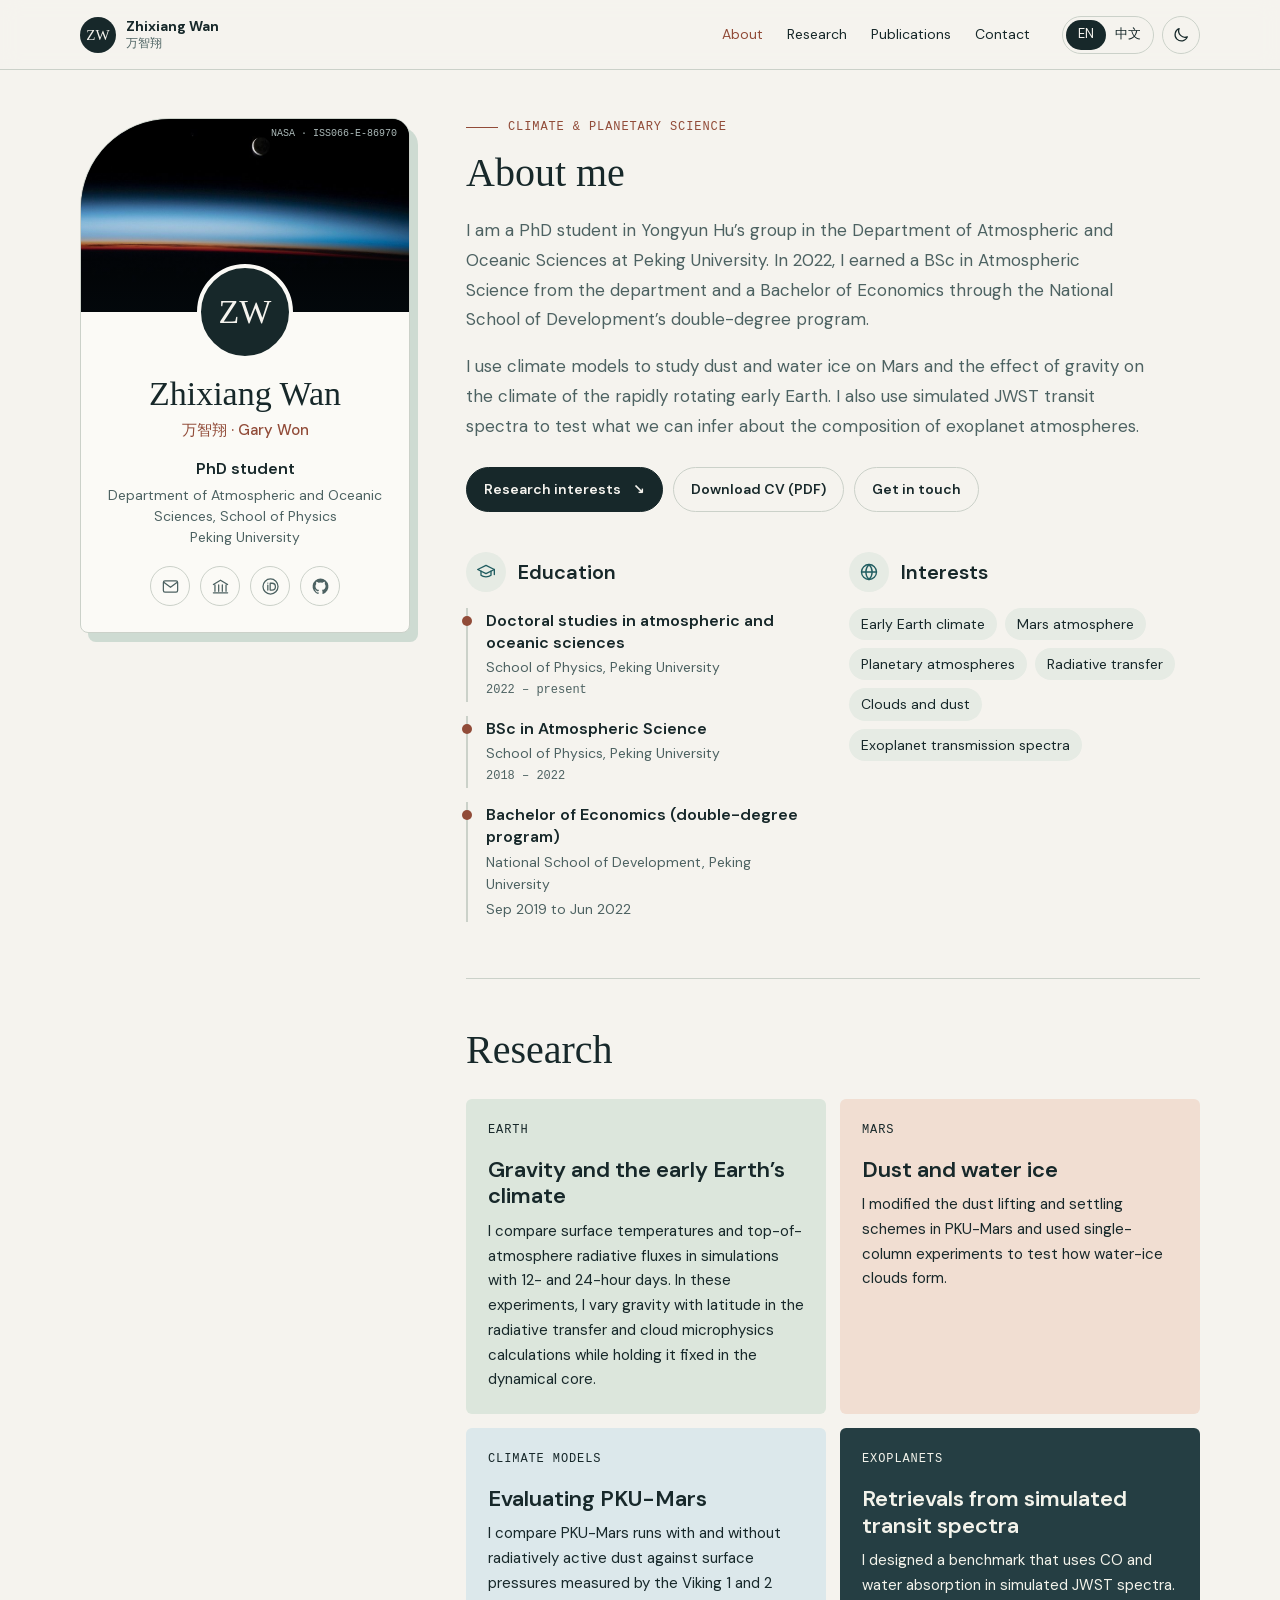
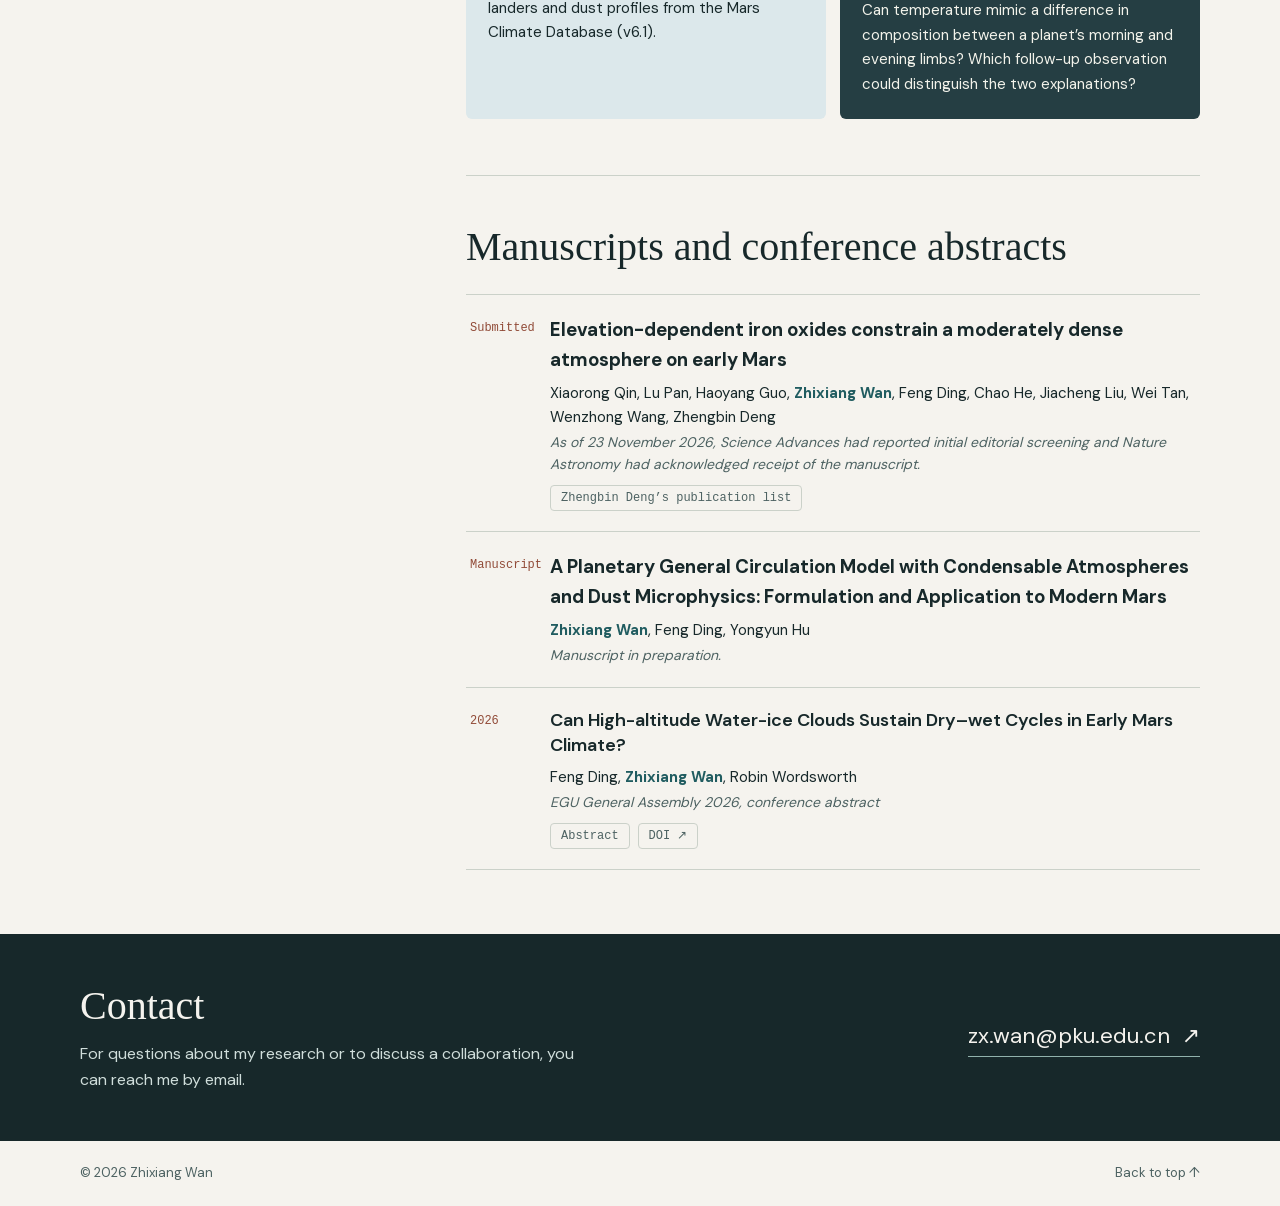
<file: index.html>
<!doctype html>
<html lang="en" data-language="en">
  <head>
    <meta charset="UTF-8" />
    <meta name="viewport" content="width=device-width, initial-scale=1.0" />
    <meta
      name="description"
      content="Zhixiang Wan, PhD student at Peking University. Research on the climate of early Earth, the Martian atmosphere and exoplanet atmospheric retrievals using simulated transit spectra."
      data-i18n-attr="content:page.description"
    />
    <meta name="theme-color" content="#f5f3ee" />
    <title data-i18n="page.title">Zhixiang Wan | Climate &amp; planetary science</title>
    <script>
      // Apply the saved or system theme before first paint.
      (function () {
        var theme;
        try { theme = localStorage.getItem("homepage-theme"); } catch (e) {}
        if (theme !== "light" && theme !== "dark") {
          theme = window.matchMedia && matchMedia("(prefers-color-scheme: dark)").matches ? "dark" : "light";
        }
        document.documentElement.dataset.theme = theme;
      })();
    </script>
    <link rel="stylesheet" href="styles.css" />
  </head>
  <body>
    <a class="skip-link" href="#top" data-i18n="nav.skip">Skip to content</a>
    <header class="site-header">
      <a class="brand" href="#top" aria-label="Zhixiang Wan, back to top" data-i18n-aria="brand.aria">
        <span class="brand-mark">ZW</span>
        <span class="brand-text">
          <strong>Zhixiang Wan</strong>
          <small>万智翔</small>
        </span>
      </a>

      <nav class="desktop-nav" aria-label="Main navigation" data-i18n-aria="nav.aria">
        <a href="#about" data-i18n="nav.about">About</a>
        <a href="#research" data-i18n="nav.research">Research</a>
        <a href="#publications" data-i18n="nav.publications">Publications</a>
        <a href="#contact" data-i18n="nav.contact">Contact</a>
      </nav>

      <div class="header-tools">
        <div class="language-switch" role="group" aria-label="Language" data-i18n-aria="language.aria">
          <button class="language-button is-active" type="button" data-language-button="en" lang="en" aria-label="English" aria-pressed="true">EN</button>
          <button class="language-button" type="button" data-language-button="zh" lang="zh-CN" aria-label="中文" aria-pressed="false">中文</button>
        </div>
        <button class="icon-button theme-toggle" type="button" aria-label="Switch to dark mode">
          <svg class="icon-moon" viewBox="0 0 24 24" aria-hidden="true"><path d="M20.5 14.5A8.5 8.5 0 0 1 9.5 3.5a8.5 8.5 0 1 0 11 11Z" /></svg>
          <svg class="icon-sun" viewBox="0 0 24 24" aria-hidden="true"><circle cx="12" cy="12" r="4" /><path d="M12 2v2.5M12 19.5V22M4.9 4.9l1.8 1.8M17.3 17.3l1.8 1.8M2 12h2.5M19.5 12H22M4.9 19.1l1.8-1.8M17.3 6.7l1.8-1.8" /></svg>
        </button>
        <button class="icon-button menu-toggle" type="button" aria-expanded="false" aria-controls="mobile-menu" aria-label="Open menu">
          <span aria-hidden="true"></span><span aria-hidden="true"></span><span aria-hidden="true"></span>
        </button>
      </div>

      <nav class="mobile-menu" id="mobile-menu" aria-label="Mobile navigation" data-i18n-aria="nav.mobileAria" hidden>
        <a href="#about" data-i18n="nav.about">About</a>
        <a href="#research" data-i18n="nav.research">Research</a>
        <a href="#publications" data-i18n="nav.publications">Publications</a>
        <a href="#contact" data-i18n="nav.contact">Contact</a>
      </nav>
    </header>

    <main id="top" tabindex="-1">
      <div class="layout section-wrap">
        <aside class="profile" aria-label="Profile" data-i18n-aria="profile.aria">
          <div class="profile-card">
            <figure class="profile-cover">
              <img
                src="assets/earth-limb-nasa.jpg"
                width="720" height="480"
                alt="Earth's blue atmospheric limb with a crescent moon above it"
                data-i18n-attr="alt:hero.imageAlt"
              />
              <figcaption>
                <a href="https://science.nasa.gov/earth/earth-observatory/earths-limb-with-a-crescent-moon-150240/" data-i18n="hero.credit">NASA · ISS066-E-86970</a>
              </figcaption>
            </figure>
            <div class="profile-body">
              <span class="avatar" aria-hidden="true">ZW</span>
              <h1>
                <span class="profile-name" data-i18n="hero.title">Zhixiang Wan</span>
                <span class="profile-name-alt" data-i18n="hero.nameAlt">万智翔 · Gary Won</span>
              </h1>
              <p class="profile-role" data-i18n="profile.role">PhD student</p>
              <p class="profile-affiliation">
                <span data-i18n="about.department">Department of Atmospheric and Oceanic Sciences, School of Physics</span><br />
                <span data-i18n="about.university">Peking University</span>
              </p>
              <ul class="profile-links">
                <li>
                  <a href="mailto:zx.wan@pku.edu.cn" aria-label="Email" data-i18n-aria="links.email" title="zx.wan@pku.edu.cn">
                    <svg viewBox="0 0 24 24" aria-hidden="true"><rect x="3" y="5" width="18" height="14" rx="2" /><path d="m3.5 6.5 8.5 6.5 8.5-6.5" /></svg>
                  </a>
                </li>
                <li>
                  <a href="https://faculty.pku.edu.cn/yyhu/en/zdylm/24959/list/index.htm" aria-label="Research group" data-i18n-aria="links.group" data-i18n-attr="href:about.groupUrl" title="Yongyun Hu’s research group">
                    <svg viewBox="0 0 24 24" aria-hidden="true"><path d="M3 9.5 12 4l9 5.5M5 10v8M9.7 10v8M14.3 10v8M19 10v8M3 20h18" /></svg>
                  </a>
                </li>
                <li>
                  <a href="https://orcid.org/0009-0001-2761-6070" aria-label="ORCID" title="ORCID 0009-0001-2761-6070">
                    <svg viewBox="0 0 24 24" aria-hidden="true"><circle cx="12" cy="12" r="9.5" /><path d="M8.6 10.2v6.3M8.6 7.6v.1M11.6 16.5V7.9h2.3a4.3 4.3 0 0 1 0 8.6h-2.3Z" /></svg>
                  </a>
                </li>
                <li>
                  <a href="https://github.com/WonGary" aria-label="GitHub" title="GitHub">
                    <svg class="filled" viewBox="0 0 24 24" aria-hidden="true"><path d="M12 2a10 10 0 0 0-3.16 19.49c.5.09.68-.22.68-.48v-1.7c-2.78.6-3.37-1.34-3.37-1.34-.45-1.16-1.11-1.47-1.11-1.47-.91-.62.07-.6.07-.6 1 .07 1.53 1.03 1.53 1.03.9 1.52 2.34 1.08 2.91.83.09-.65.35-1.09.63-1.34-2.22-.25-4.55-1.11-4.55-4.94 0-1.09.39-1.98 1.03-2.68-.1-.25-.45-1.27.1-2.65 0 0 .84-.27 2.75 1.02a9.5 9.5 0 0 1 5 0c1.91-1.29 2.75-1.02 2.75-1.02.55 1.38.2 2.4.1 2.65.64.7 1.03 1.59 1.03 2.68 0 3.84-2.34 4.69-4.57 4.93.36.31.68.92.68 1.85v2.75c0 .27.18.58.69.48A10 10 0 0 0 12 2Z" /></svg>
                  </a>
                </li>
              </ul>
            </div>
          </div>
        </aside>

        <div class="content">
          <section class="block" id="about">
            <p class="eyebrow">
              <span class="eyebrow-dot"></span>
              <span data-i18n="hero.eyebrow">Climate &amp; planetary science</span>
            </p>
            <h2 data-i18n="about.title">About me</h2>
            <div class="prose">
              <p data-i18n="about.p1">
                I am a PhD student in Yongyun Hu’s group in the Department of Atmospheric and Oceanic Sciences at Peking University. In 2022, I earned a BSc in Atmospheric Science from the department and a Bachelor of Economics through the National School of Development’s double-degree program.
              </p>
              <p data-i18n="about.p2">
                I use climate models to study dust and water ice on Mars and the effect of gravity on the climate of the rapidly rotating early Earth. I also use simulated JWST transit spectra to test what we can infer about the composition of exoplanet atmospheres.
              </p>
            </div>
            <div class="hero-actions">
              <a class="button button-primary" href="#research">
                <span data-i18n="hero.primary">Research interests</span>
                <span aria-hidden="true">↘</span>
              </a>
              <a class="button button-quiet" href="assets/Zhixiang_Wan_CV.pdf" download hreflang="en" type="application/pdf"
                 data-i18n="hero.cv" data-i18n-attr="href:hero.cvUrl hreflang:hero.cvLanguage">Download CV (PDF)</a>
              <a class="button button-quiet" href="mailto:zx.wan@pku.edu.cn" data-i18n="hero.email">Get in touch</a>
            </div>

            <div class="facts">
              <div class="fact">
                <h3 class="fact-title">
                  <span class="fact-icon" aria-hidden="true">
                    <svg viewBox="0 0 24 24"><path d="M2 9l10-5 10 5-10 5L2 9Z" /><path d="M6 11v5c3 2.5 9 2.5 12 0v-5M22 9v6" /></svg>
                  </span>
                  <span data-i18n="education.title">Education</span>
                </h3>
                <ol class="timeline">
                  <li>
                    <strong data-i18n="education.phd">Doctoral studies in atmospheric and oceanic sciences</strong>
                    <span data-i18n="education.school">School of Physics, Peking University</span>
                    <time data-i18n="education.phdYears">2022 – present</time>
                  </li>
                  <li>
                    <strong data-i18n="education.bsc">BSc in Atmospheric Science</strong>
                    <span data-i18n="education.school">School of Physics, Peking University</span>
                    <time>2018 – 2022</time>
                  </li>
                  <li>
                    <strong data-i18n="education.economics">Bachelor of Economics (double-degree program)</strong>
                    <span data-i18n="education.economicsSchool">National School of Development, Peking University</span>
                    <span data-i18n="education.economicsDates">Sep 2019 to Jun 2022</span>
                  </li>
                </ol>
              </div>
              <div class="fact">
                <h3 class="fact-title">
                  <span class="fact-icon" aria-hidden="true">
                    <svg viewBox="0 0 24 24"><circle cx="12" cy="12" r="9" /><path d="M3 12h18M12 3c2.5 2.5 3.8 5.5 3.8 9s-1.3 6.5-3.8 9c-2.5-2.5-3.8-5.5-3.8-9S9.5 5.5 12 3Z" /></svg>
                  </span>
                  <span data-i18n="interests.title">Interests</span>
                </h3>
                <ul class="chips">
                  <li data-i18n="interests.earth">Early Earth climate</li>
                  <li data-i18n="interests.mars">Mars atmosphere</li>
                  <li data-i18n="interests.planetary">Planetary atmospheres</li>
                  <li data-i18n="interests.radiation">Radiative transfer</li>
                  <li data-i18n="interests.clouds">Clouds and dust</li>
                  <li data-i18n="interests.exoplanets">Exoplanet transmission spectra</li>
                </ul>
              </div>
            </div>
          </section>

          <section class="block" id="research">
            <h2 data-i18n="nav.research">Research</h2>
            <div class="research-grid">
              <article class="research-card research-card-sage">
                <div class="card-topline" data-i18n="research.earth.tag">Earth</div>
                <h3 data-i18n="research.earth.title">Gravity and the early Earth’s climate</h3>
                <p data-i18n="research.earth.body">
                  I compare surface temperatures and top-of-atmosphere radiative fluxes in simulations with 12- and 24-hour days. In these experiments, I vary gravity with latitude in the radiative transfer and cloud microphysics calculations while holding it fixed in the dynamical core.
                </p>
              </article>
              <article class="research-card research-card-coral">
                <div class="card-topline" data-i18n="research.mars.tag">Mars</div>
                <h3 data-i18n="research.mars.title">Dust and water ice</h3>
                <p data-i18n="research.mars.body">
                  I modified the dust lifting and settling schemes in PKU-Mars and used single-column experiments to test how water-ice clouds form.
                </p>
              </article>
              <article class="research-card research-card-blue">
                <div class="card-topline" data-i18n="research.model.tag">Climate models</div>
                <h3 data-i18n="research.model.title">Evaluating PKU-Mars</h3>
                <p data-i18n="research.model.body">
                  I compare PKU-Mars runs with and without radiatively active dust against surface pressures measured by the Viking 1 and 2 landers and dust profiles from the Mars Climate Database (v6.1).
                </p>
              </article>
              <article class="research-card research-card-ink">
                <div class="card-topline" data-i18n="research.jwst.tag">Exoplanets</div>
                <h3 data-i18n="research.jwst.title">Retrievals from simulated transit spectra</h3>
                <p data-i18n="research.jwst.body">
                  I designed a benchmark that uses CO and water absorption in simulated JWST spectra. Can temperature mimic a difference in composition between a planet’s morning and evening limbs? Which follow-up observation could distinguish the two explanations?
                </p>
              </article>
            </div>
          </section>

          <section class="block" id="publications">
            <h2 data-i18n="pubs.title">Manuscripts and conference abstracts</h2>
            <ol class="pub-list">
              <li class="pub">
                <span class="pub-year" data-i18n="qin.label">Submitted</span>
                <div class="pub-body">
                  <h3 data-i18n="qin.title">Elevation-dependent iron oxides constrain a moderately dense atmosphere on early Mars</h3>
                  <p class="pub-authors" lang="en">Xiaorong Qin, Lu Pan, Haoyang Guo, <strong>Zhixiang Wan</strong>, Feng Ding, Chao He, Jiacheng Liu, Wei Tan, Wenzhong Wang, Zhengbin Deng</p>
                  <p class="pub-venue" data-i18n="qin.status">As of 23 November 2026, Science Advances had reported initial editorial screening and Nature Astronomy had acknowledged receipt of the manuscript.</p>
                  <div class="pub-tags">
                    <a class="tag tag-link" href="https://faculty.ustc.edu.cn/dengzhengbin/zh_CN/zdylm/696895/list/index.htm" data-i18n="qin.source">Zhengbin Deng’s publication list</a>
                  </div>
                </div>
              </li>
              <li class="pub">
                <span class="pub-year" data-i18n="manuscript.label">Manuscript</span>
                <div class="pub-body">
                  <h3 lang="en">A Planetary General Circulation Model with Condensable Atmospheres and Dust Microphysics: Formulation and Application to Modern Mars</h3>
                  <p class="pub-authors" lang="en"><strong>Zhixiang Wan</strong>, Feng Ding, Yongyun Hu</p>
                  <p class="pub-venue" data-i18n="manuscript.status">Manuscript in preparation.</p>
                </div>
              </li>
              <li class="pub">
                <span class="pub-year">2026</span>
                <div class="pub-body">
                  <a class="pub-title" lang="en" href="https://doi.org/10.5194/egusphere-egu26-10203">Can High-altitude Water-ice Clouds Sustain Dry–wet Cycles in Early Mars Climate?</a>
                  <p class="pub-authors" lang="en">Feng Ding, <strong>Zhixiang Wan</strong>, Robin Wordsworth</p>
                  <p class="pub-venue" data-i18n="abstract.venue">EGU General Assembly 2026, conference abstract</p>
                  <div class="pub-tags">
                    <span class="tag" data-i18n="abstract.label">Abstract</span>
                    <a class="tag tag-link" href="https://doi.org/10.5194/egusphere-egu26-10203">DOI ↗</a>
                  </div>
                </div>
              </li>
            </ol>
          </section>
        </div>
      </div>

      <section class="contact-section" id="contact">
        <div class="contact-inner section-wrap">
          <div class="contact-copy">
            <h2 data-i18n="nav.contact">Contact</h2>
            <p data-i18n="contact.body">
              For questions about my research or to discuss a collaboration, you can reach me by email.
            </p>
          </div>
          <a class="contact-email" href="mailto:zx.wan@pku.edu.cn">
            <span>zx.wan@pku.edu.cn</span>
            <span aria-hidden="true">↗</span>
          </a>
        </div>
      </section>
    </main>

    <footer class="site-footer section-wrap">
      <span>© <span id="current-year"></span> Zhixiang Wan</span>
      <a href="#top" data-i18n="footer.back">Back to top ↑</a>
    </footer>

    <script src="script.js?v=20261123-qin"></script>
  </body>
</html>
</file>
<file: styles.css>
@font-face {
  font-family: "DM Sans";
  src: url("assets/dm-sans-latin.woff2") format("woff2");
  font-style: normal;
  font-weight: 400 700;
  font-display: swap;
}

:root {
  color-scheme: light;
  --paper: #f5f3ee;
  --surface: #fbfaf6;
  --ink: #17282a;
  --muted: #4d6262;
  --rule: #cbd1c9;
  --rust: #914b38;
  --teal: #205c60;
  --link-line: #86a6a5;
  --hover: #e9ece5;
  --header-bg: rgb(245 243 238 / .92);
  --shadow: #cedbd2;
  --chip: #e6ebe4;
  --sage: #dce6dc;
  --coral: #f1ded2;
  --blue: #dce8eb;
  --deep: #253e43;
  --deep-ink: #f3f3eb;
  --band: #17282a;
  --band-ink: #f5f3ee;
  --band-muted: #d0dedb;
  --on-ink: #ffffff;
  --sans: "DM Sans", "PingFang SC", "Microsoft YaHei", system-ui, sans-serif;
  --display: Georgia, "Songti SC", "Noto Serif CJK SC", "STSong", serif;
  --mono: ui-monospace, "SFMono-Regular", Consolas, "PingFang SC", monospace;
  font-family: var(--sans);
  color: var(--ink);
  background: var(--paper);
  -webkit-text-size-adjust: 100%;
}

:root[data-theme="dark"] {
  color-scheme: dark;
  --paper: #0f1719;
  --surface: #152124;
  --ink: #e7e5dd;
  --muted: #a3b3b1;
  --rule: #2a3a3c;
  --rust: #e0957a;
  --teal: #86c6c2;
  --link-line: #4f7d7b;
  --hover: #172427;
  --header-bg: rgb(15 23 25 / .9);
  --shadow: #1f3330;
  --chip: #1c2b2d;
  --sage: #1b2a24;
  --coral: #2e221e;
  --blue: #192a30;
  --deep: #2b4a4f;
  --deep-ink: #eef1ea;
  --band: #0a1113;
  --band-ink: #e7e5dd;
  --band-muted: #a9bcb8;
  --on-ink: #0f1719;
}

*, *::before, *::after { box-sizing: border-box; }
html { scroll-behavior: smooth; scroll-padding-top: 90px; }
body, figure, h1, h2, h3, p, ol, ul { margin: 0; }
ol, ul { padding: 0; list-style: none; }
body { line-height: 1.6; transition: background-color .25s, color .25s; background: var(--paper); }
button, a { color: inherit; font: inherit; }
a { text-decoration: none; }
button { cursor: pointer; }
svg { fill: none; stroke: currentColor; stroke-width: 1.6; stroke-linecap: round; stroke-linejoin: round; }
svg.filled { fill: currentColor; stroke: none; }
[hidden] { display: none !important; }
:focus-visible { outline: 3px solid #287e92; outline-offset: 4px; }
::selection { background: #c5e1d8; color: #17282a; }
.section-wrap { width: min(100% - 72px, 1120px); margin-inline: auto; }
.skip-link {
  position: fixed;
  z-index: 10;
  left: 1rem;
  top: .7rem;
  padding: .55rem 1rem;
  background: var(--ink);
  color: var(--paper);
  transform: translateY(-170%);
}
.skip-link:focus { transform: none; }

/* Header */
.site-header {
  position: sticky;
  top: 0;
  z-index: 3;
  display: flex;
  align-items: center;
  gap: 2rem;
  min-height: 70px;
  padding: .6rem max(36px, calc((100% - 1120px) / 2));
  border-bottom: 1px solid var(--rule);
  background: var(--header-bg);
  backdrop-filter: blur(10px);
  -webkit-backdrop-filter: blur(10px);
}
.brand, .header-tools, .desktop-nav, .language-switch, .hero-actions { display: flex; align-items: center; }
.brand { gap: 10px; margin-right: auto; flex-shrink: 0; }
.brand-mark {
  display: grid;
  width: 36px;
  height: 36px;
  place-items: center;
  border-radius: 50%;
  color: var(--paper);
  background: var(--ink);
  font-family: var(--display);
  font-size: 15px;
}
.brand-text { display: grid; line-height: 1.28; }
.brand-text strong { font-size: 14px; }
.brand-text small { font-size: 12px; color: var(--muted); }
.desktop-nav { gap: 24px; }
.desktop-nav a, .mobile-menu a { font-size: 14px; }
.desktop-nav a:hover, .mobile-menu a:hover, .site-footer a:hover { color: var(--rust); text-decoration: underline; text-underline-offset: .25em; }
.desktop-nav a.is-current { color: var(--rust); }
.header-tools { gap: 8px; }
.language-switch { border: 1px solid var(--rule); padding: 3px; border-radius: 30px; }
.language-button {
  min-width: 40px;
  min-height: 30px;
  padding: 2px 9px;
  border: 0;
  border-radius: 30px;
  background: transparent;
  font-size: 13px;
}
.language-button[aria-pressed="true"] { color: var(--paper); background: var(--ink); }
.icon-button {
  display: grid;
  place-content: center;
  width: 38px;
  height: 38px;
  border-radius: 50%;
  border: 1px solid var(--rule);
  background: transparent;
}
.icon-button:hover { border-color: var(--ink); }
.theme-toggle svg { width: 18px; height: 18px; }
.icon-sun { display: none; }
[data-theme="dark"] .icon-sun { display: block; }
[data-theme="dark"] .icon-moon { display: none; }
.menu-toggle, .mobile-menu { display: none; }

/* Two-column resume layout */
.layout {
  display: grid;
  grid-template-columns: minmax(0, 330px) minmax(0, 1fr);
  gap: 56px;
  align-items: start;
  padding-block: 48px 64px;
}
.profile { position: sticky; top: 94px; }
.profile-card {
  overflow: hidden;
  border: 1px solid var(--rule);
  border-radius: 90px 18px 8px 8px;
  background: var(--surface);
  box-shadow: 8px 9px 0 var(--shadow);
}
.profile-cover { position: relative; aspect-ratio: 1.7; background: #101719; }
.profile-cover img { display: block; width: 100%; height: 100%; object-fit: cover; object-position: 52% 45%; }
.profile-cover::after { content: ""; position: absolute; inset: 45% 0 0; background: linear-gradient(transparent, rgb(4 11 16 / .7)); }
.profile-cover figcaption { position: absolute; z-index: 1; right: 12px; top: 8px; font: 10px/1.4 var(--mono); color: #aab8b7; }
.profile-cover figcaption a:hover { text-decoration: underline; }
.profile-body { padding: 0 26px 26px; text-align: center; }
.avatar {
  position: relative;
  z-index: 1;
  display: grid;
  width: 96px;
  height: 96px;
  margin: -48px auto 14px;
  place-items: center;
  border-radius: 50%;
  border: 4px solid var(--surface);
  color: var(--paper);
  background: var(--ink);
  font: 34px/1 var(--display);
}
h1, h2 { font-family: var(--display); font-weight: 400; line-height: 1.15; }
.profile-name, .profile-name-alt { display: block; }
.profile-name { font-size: 34px; }
.profile-name-alt { margin-top: 6px; font: 500 15px/1.5 var(--sans); color: var(--rust); }
.profile-role { margin-top: 14px; font-weight: 600; }
.profile-affiliation { margin-top: 4px; color: var(--muted); font-size: 14px; line-height: 1.5; }
.profile-links { display: flex; justify-content: center; gap: 10px; margin-top: 18px; }
.profile-links a {
  display: grid;
  width: 40px;
  height: 40px;
  place-items: center;
  border-radius: 50%;
  border: 1px solid var(--rule);
  color: var(--muted);
  transition: color .2s, border-color .2s, transform .2s;
}
.profile-links a:hover { color: var(--rust); border-color: var(--rust); transform: translateY(-2px); }
.profile-links svg { width: 19px; height: 19px; }

.content { min-width: 0; }
.block + .block { margin-top: 56px; padding-top: 48px; border-top: 1px solid var(--rule); }
.eyebrow, .card-topline, .pub-year, .tag {
  font-family: var(--mono);
  font-size: 12px;
  line-height: 1.5;
}
.eyebrow, .card-topline { letter-spacing: .075em; text-transform: uppercase; }
.eyebrow { display: flex; align-items: center; gap: 10px; margin-bottom: 14px; color: var(--rust); }
.eyebrow-dot { height: 1px; width: 32px; background: currentColor; }
h2 { font-size: 40px; text-wrap: balance; }
.prose { margin-top: 20px; max-width: 40em; color: var(--muted); font-size: 17px; line-height: 1.75; }
.prose p + p { margin-top: 1em; }
.hero-actions { flex-wrap: wrap; gap: 10px; margin-top: 26px; }
.button {
  display: inline-flex;
  align-items: center;
  gap: 12px;
  padding: 10px 17px;
  min-height: 44px;
  border: 1px solid var(--rule);
  border-radius: 24px;
  font-size: 14px;
  font-weight: 600;
}
.button-primary { color: var(--paper); background: var(--ink); border-color: var(--ink); }
.button-primary:hover { background: var(--teal); border-color: var(--teal); }
.button-quiet:hover { border-color: var(--ink); }

.facts { display: grid; grid-template-columns: repeat(2, minmax(0, 1fr)); gap: 32px; margin-top: 40px; }
.fact-title { display: flex; align-items: center; gap: 12px; margin-bottom: 16px; font-size: 20px; font-weight: 600; }
.fact-icon { display: grid; width: 40px; height: 40px; place-items: center; border-radius: 50%; color: var(--teal); background: var(--chip); }
.fact-icon svg { width: 20px; height: 20px; }
.timeline li { display: grid; gap: 2px; padding: 2px 0 2px 18px; border-left: 2px solid var(--rule); position: relative; }
.timeline li::before { content: ""; position: absolute; left: -6px; top: 8px; width: 10px; height: 10px; border-radius: 50%; background: var(--rust); }
.timeline li + li { margin-top: 14px; }
.timeline strong { font-weight: 600; line-height: 1.4; }
.timeline span, .timeline time { color: var(--muted); font-size: 14px; }
.timeline time { font-family: var(--mono); font-size: 12px; }
.chips { display: flex; flex-wrap: wrap; gap: 8px; }
.chips li { padding: 5px 12px; border-radius: 20px; background: var(--chip); font-size: 14px; }

.research-grid { display: grid; grid-template-columns: repeat(2, minmax(0, 1fr)); gap: 14px; margin-top: 26px; }
.research-card { padding: 22px; border-radius: 6px; transition: transform .2s; }
.research-card:hover { transform: translateY(-3px); }
.research-card-sage { background: var(--sage); }
.research-card-coral { background: var(--coral); }
.research-card-blue { background: var(--blue); }
.research-card-ink { background: var(--deep); color: var(--deep-ink); }
.card-topline { margin-bottom: 1.1rem; }
.research-card h3 { margin-bottom: .55rem; font-size: 22px; font-weight: 600; line-height: 1.22; }
.research-card p { font-size: 15px; line-height: 1.65; }

.pub-list { margin-top: 24px; border-top: 1px solid var(--rule); }
.pub { display: grid; grid-template-columns: 64px minmax(0, 1fr); gap: 16px; padding: 20px 4px; border-bottom: 1px solid var(--rule); }
.pub-year { padding-top: 4px; color: var(--rust); }
.pub-title { font-size: 18px; font-weight: 600; line-height: 1.4; }
.pub-title:hover { color: var(--teal); text-decoration: underline; text-underline-offset: .2em; }
.pub-authors { margin-top: 6px; font-size: 15px; }
.pub-authors strong { color: var(--teal); }
.pub-venue { margin-top: 2px; color: var(--muted); font-size: 14px; font-style: italic; }
.pub-tags { display: flex; flex-wrap: wrap; gap: 8px; margin-top: 10px; }
.tag { padding: 3px 10px; border: 1px solid var(--rule); border-radius: 4px; color: var(--muted); }
.tag-link:hover { color: var(--rust); border-color: var(--rust); }

.contact-section { background: var(--band); color: var(--band-ink); }
.contact-inner { display: flex; justify-content: space-between; align-items: center; gap: 30px; padding-block: 49px; }
.contact-copy p { margin-top: 12px; max-width: 32em; color: var(--band-muted); }
.contact-email { display: inline-flex; align-items: center; gap: 12px; padding-bottom: 3px; border-bottom: 1px solid #91b2ac; font-size: 22px; }
.contact-email:hover { color: #c0ded4; }
.site-footer { display: flex; justify-content: space-between; flex-wrap: wrap; gap: 10px; padding-block: 22px; font-size: 13px; color: var(--muted); }

@media (max-width: 980px) {
  .section-wrap { width: calc(100% - 54px); }
  .site-header { padding-inline: 27px; gap: 16px; }
  .desktop-nav { gap: 15px; }
  .layout { grid-template-columns: minmax(0, 280px) minmax(0, 1fr); gap: 36px; }
  .profile-body { padding-inline: 18px; }
  .facts, .research-grid { grid-template-columns: 1fr; }
}

@media (max-width: 760px) {
  html { scroll-padding-top: 72px; }
  .section-wrap { width: calc(100% - 36px); }
  .site-header { min-height: 62px; padding-inline: 18px; }
  .desktop-nav { display: none; }
  .language-button { min-height: 32px; }
  .menu-toggle { display: grid; gap: 4px; }
  .menu-toggle span { display: block; width: 16px; height: 1px; background: var(--ink); }
  .menu-toggle[aria-expanded="true"] span:first-child { transform: translateY(5px) rotate(45deg); }
  .menu-toggle[aria-expanded="true"] span:nth-child(2) { visibility: hidden; }
  .menu-toggle[aria-expanded="true"] span:last-child { transform: translateY(-5px) rotate(-45deg); }
  .mobile-menu { position: absolute; inset: 100% 0 auto; display: grid; padding: 5px 18px 12px; border-bottom: 1px solid var(--rule); background: var(--paper); }
  .mobile-menu a { padding: .6rem .5rem; }
  .brand-text { display: none; }
  .layout { grid-template-columns: 1fr; gap: 40px; padding-block: 28px 44px; }
  .profile { position: static; max-width: 440px; width: 100%; margin-inline: auto; }
  .profile-card { border-top-left-radius: 60px; }
  h2 { font-size: 32px; }
  .prose { font-size: 16px; }
  .block + .block { margin-top: 40px; padding-top: 36px; }
  .research-grid { grid-template-columns: 1fr; }
  .pub { grid-template-columns: 1fr; gap: 4px; }
  .contact-inner { flex-direction: column; align-items: flex-start; gap: 18px; padding-block: 34px; }
  .contact-email { font-size: 19px; overflow-wrap: anywhere; }
}
@media (prefers-reduced-motion: reduce) {
  html { scroll-behavior: auto; }
  body, .research-card, .profile-links a { transition: none; }
}
</file>
